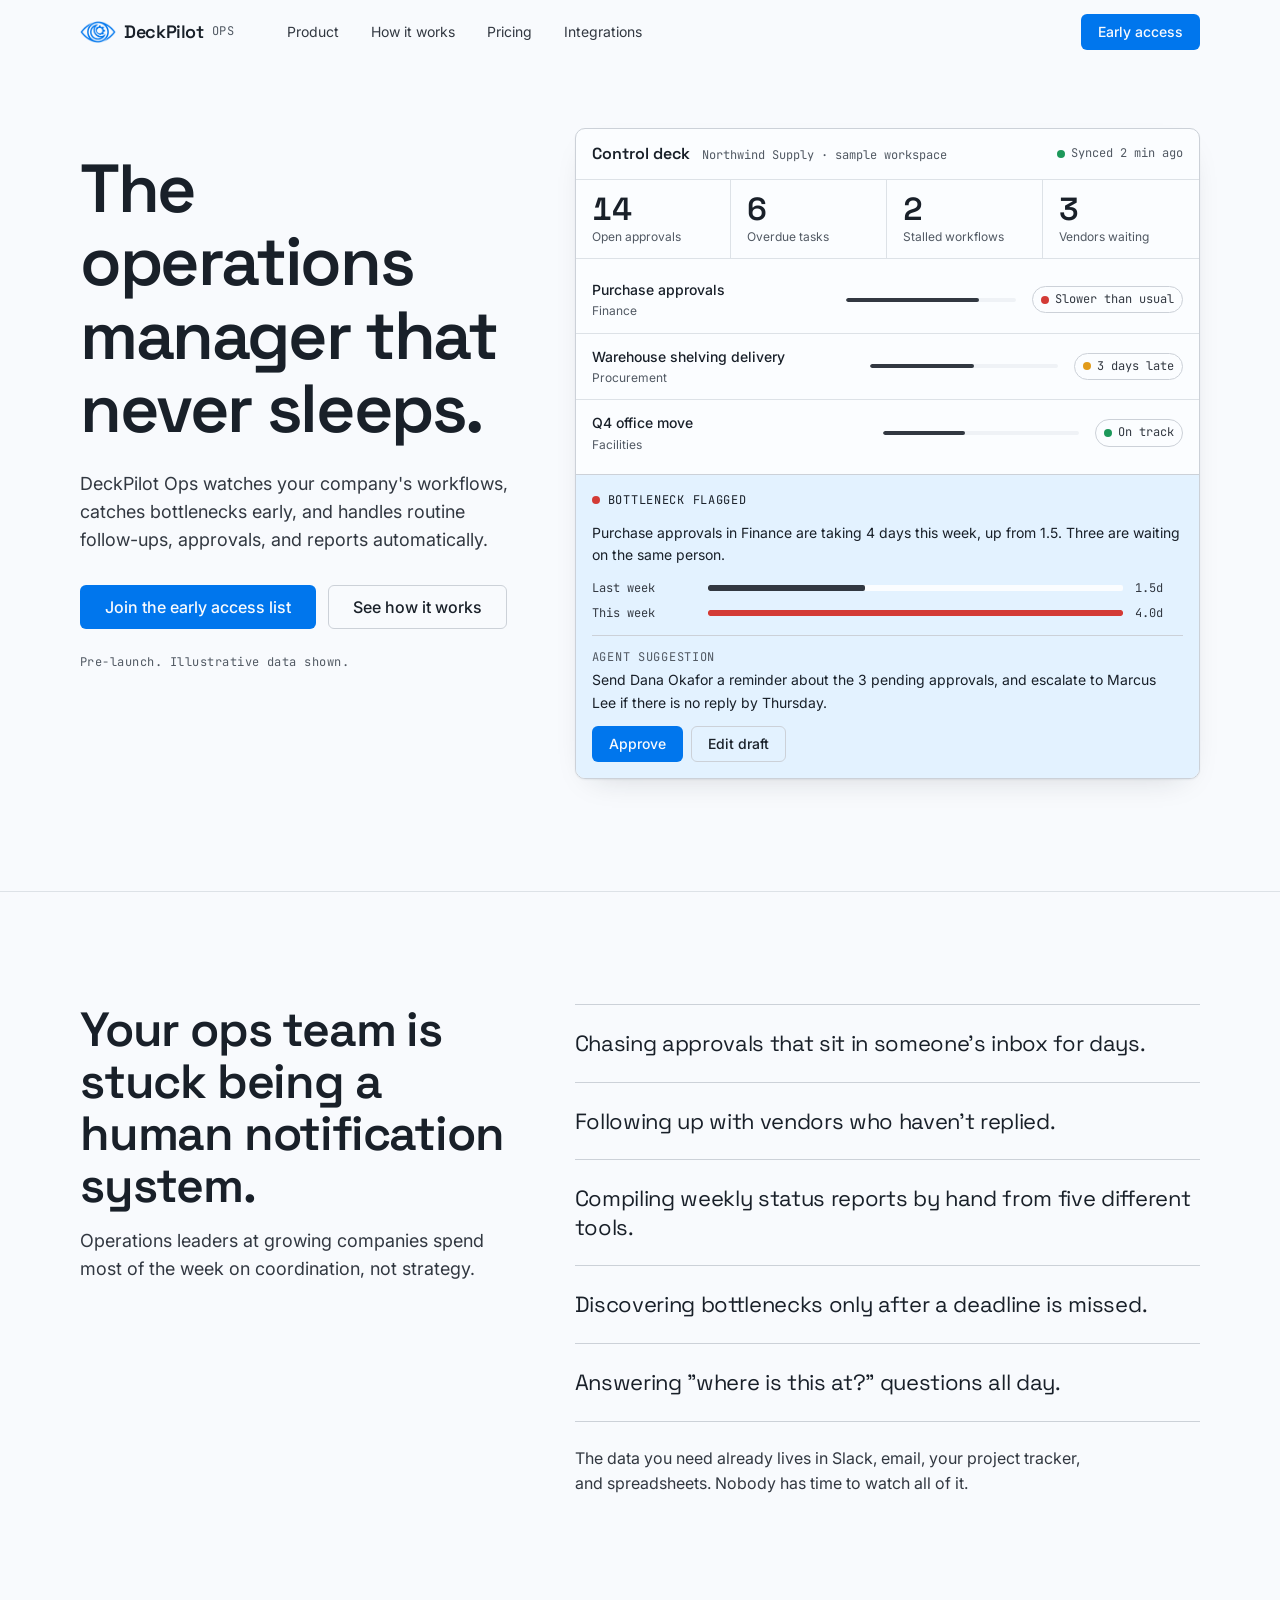
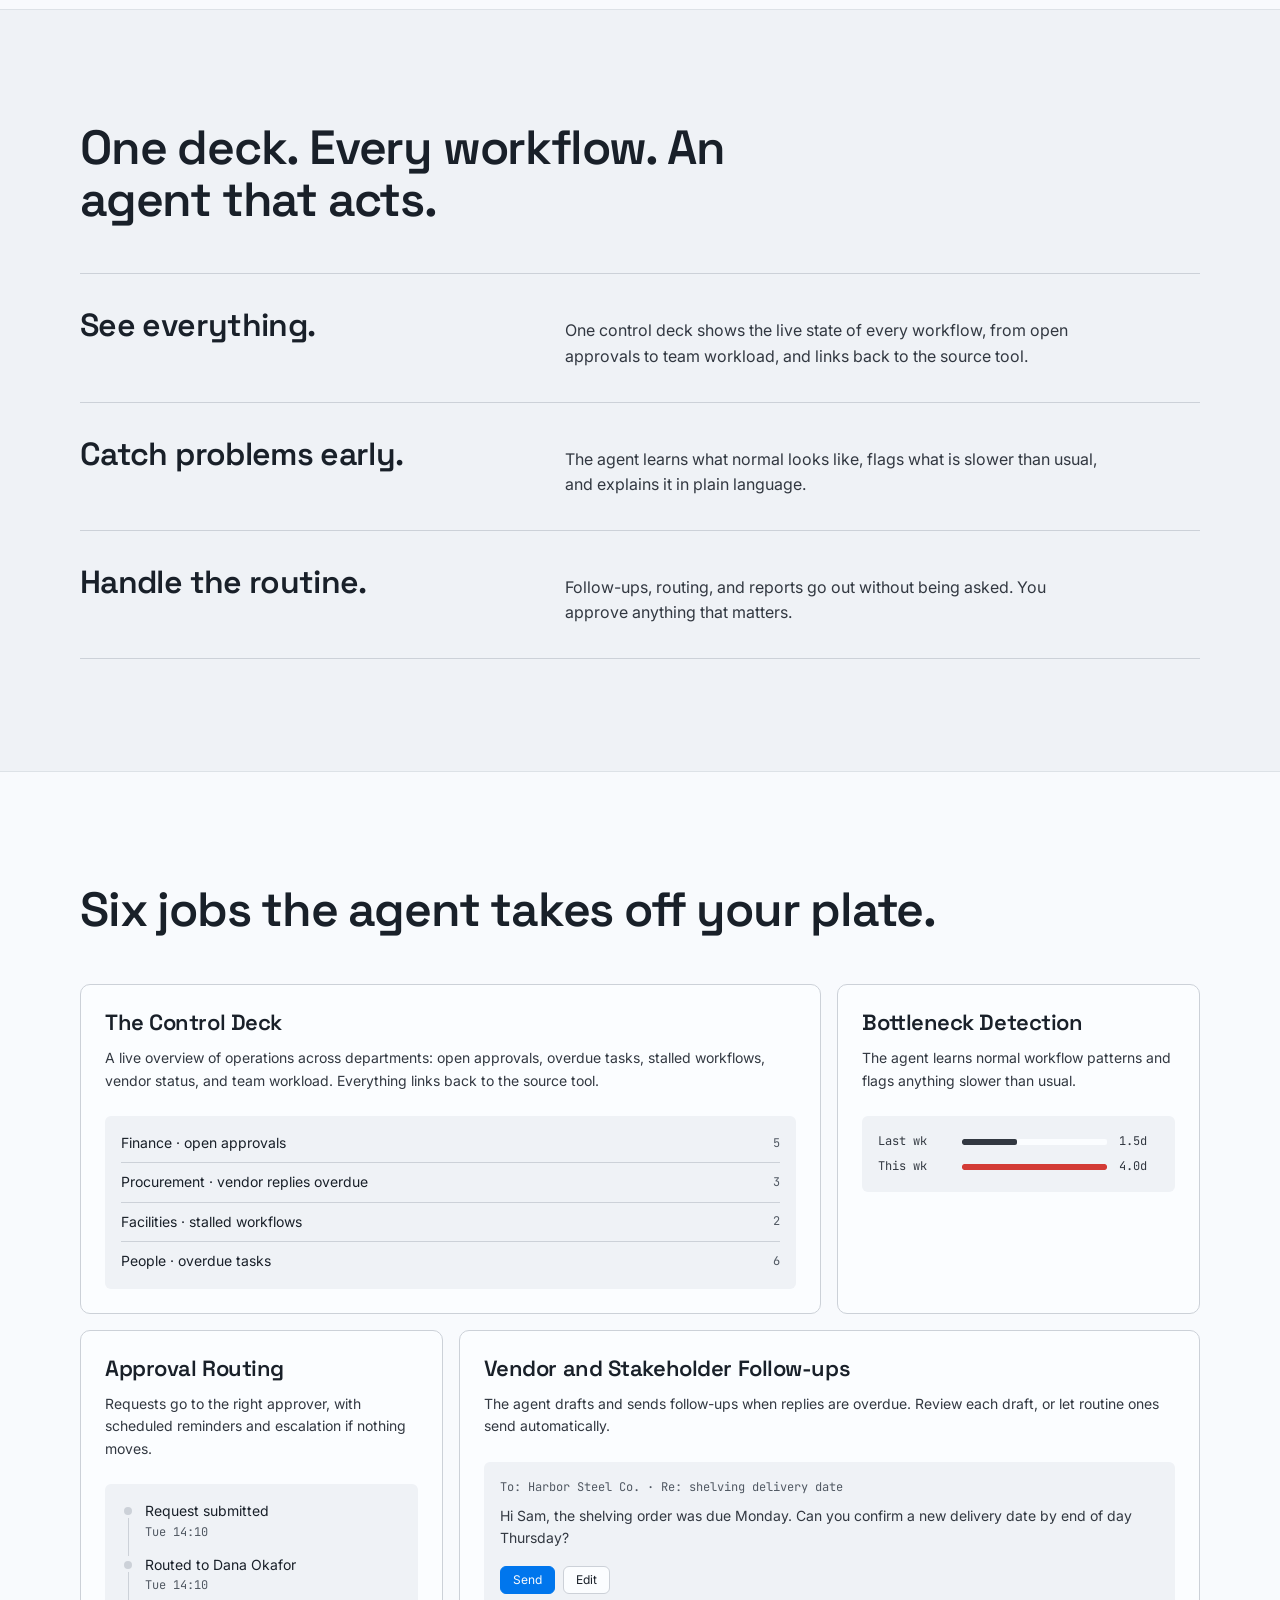
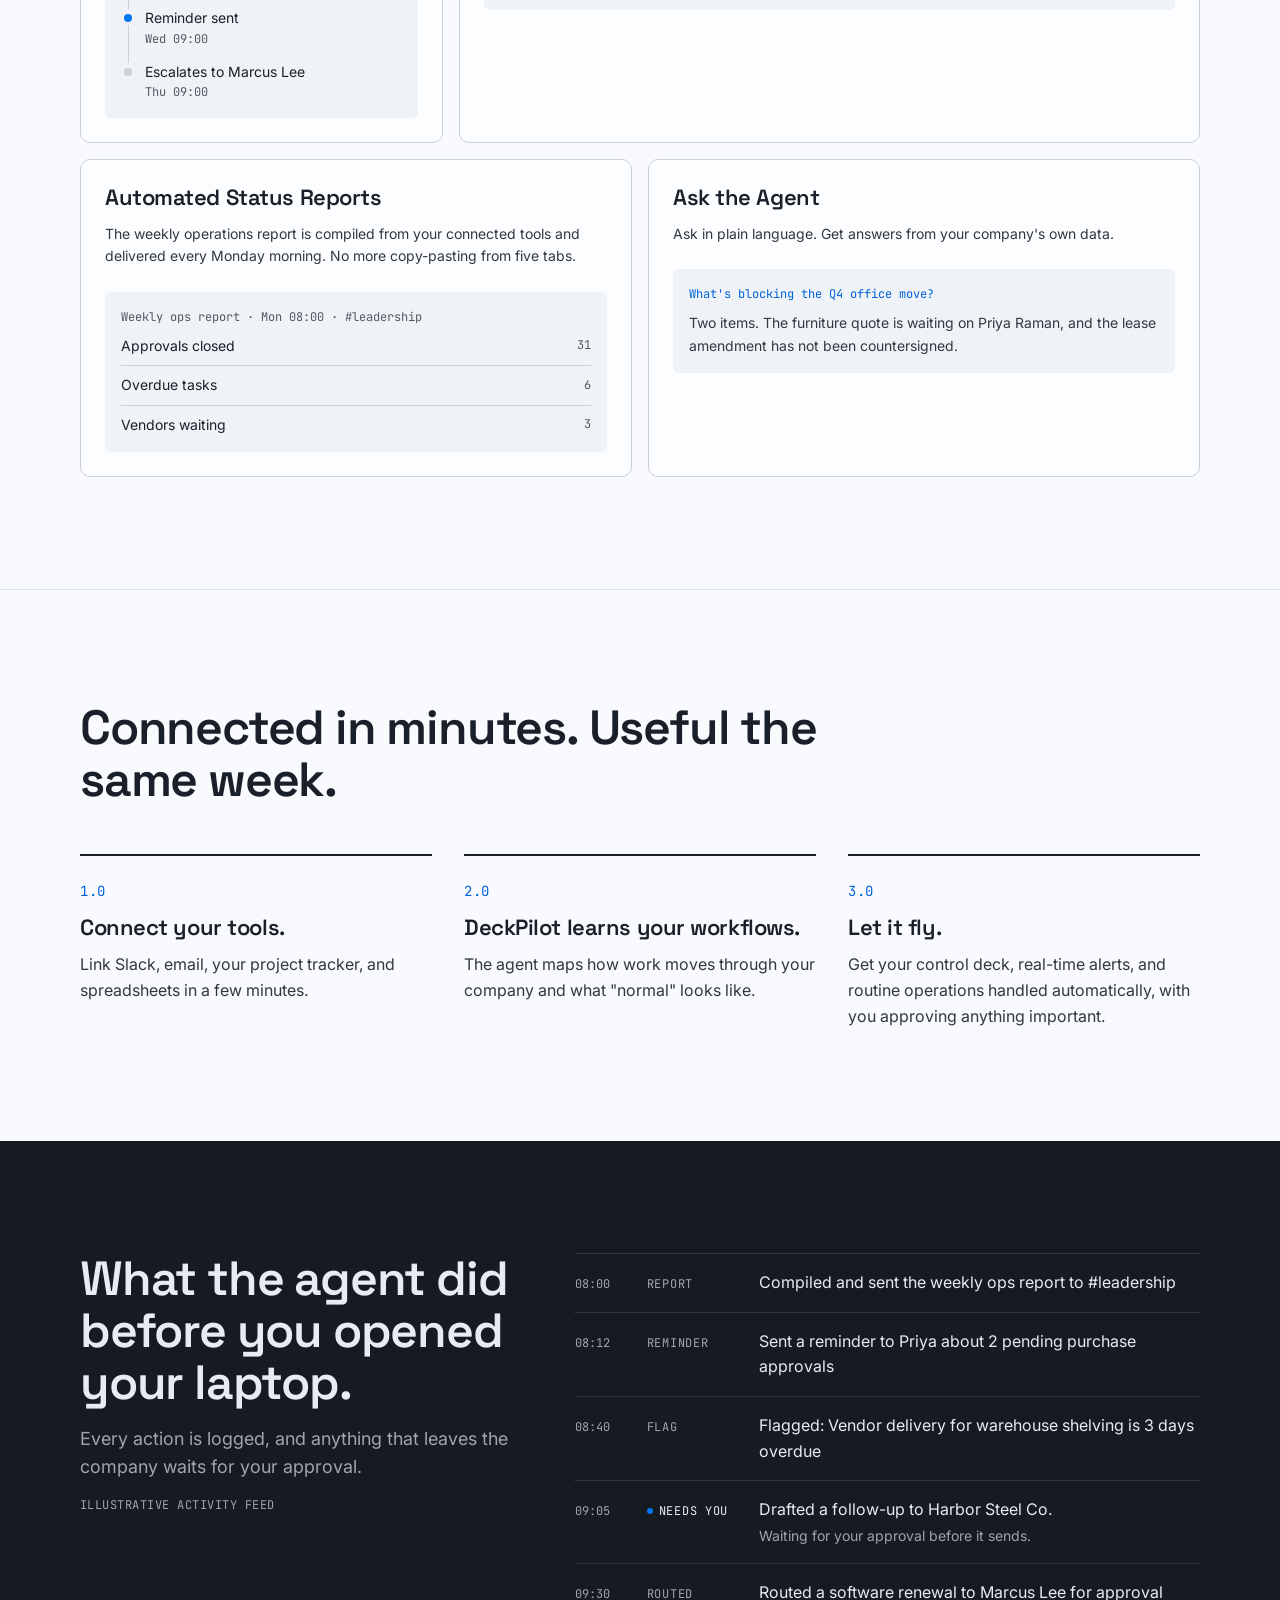
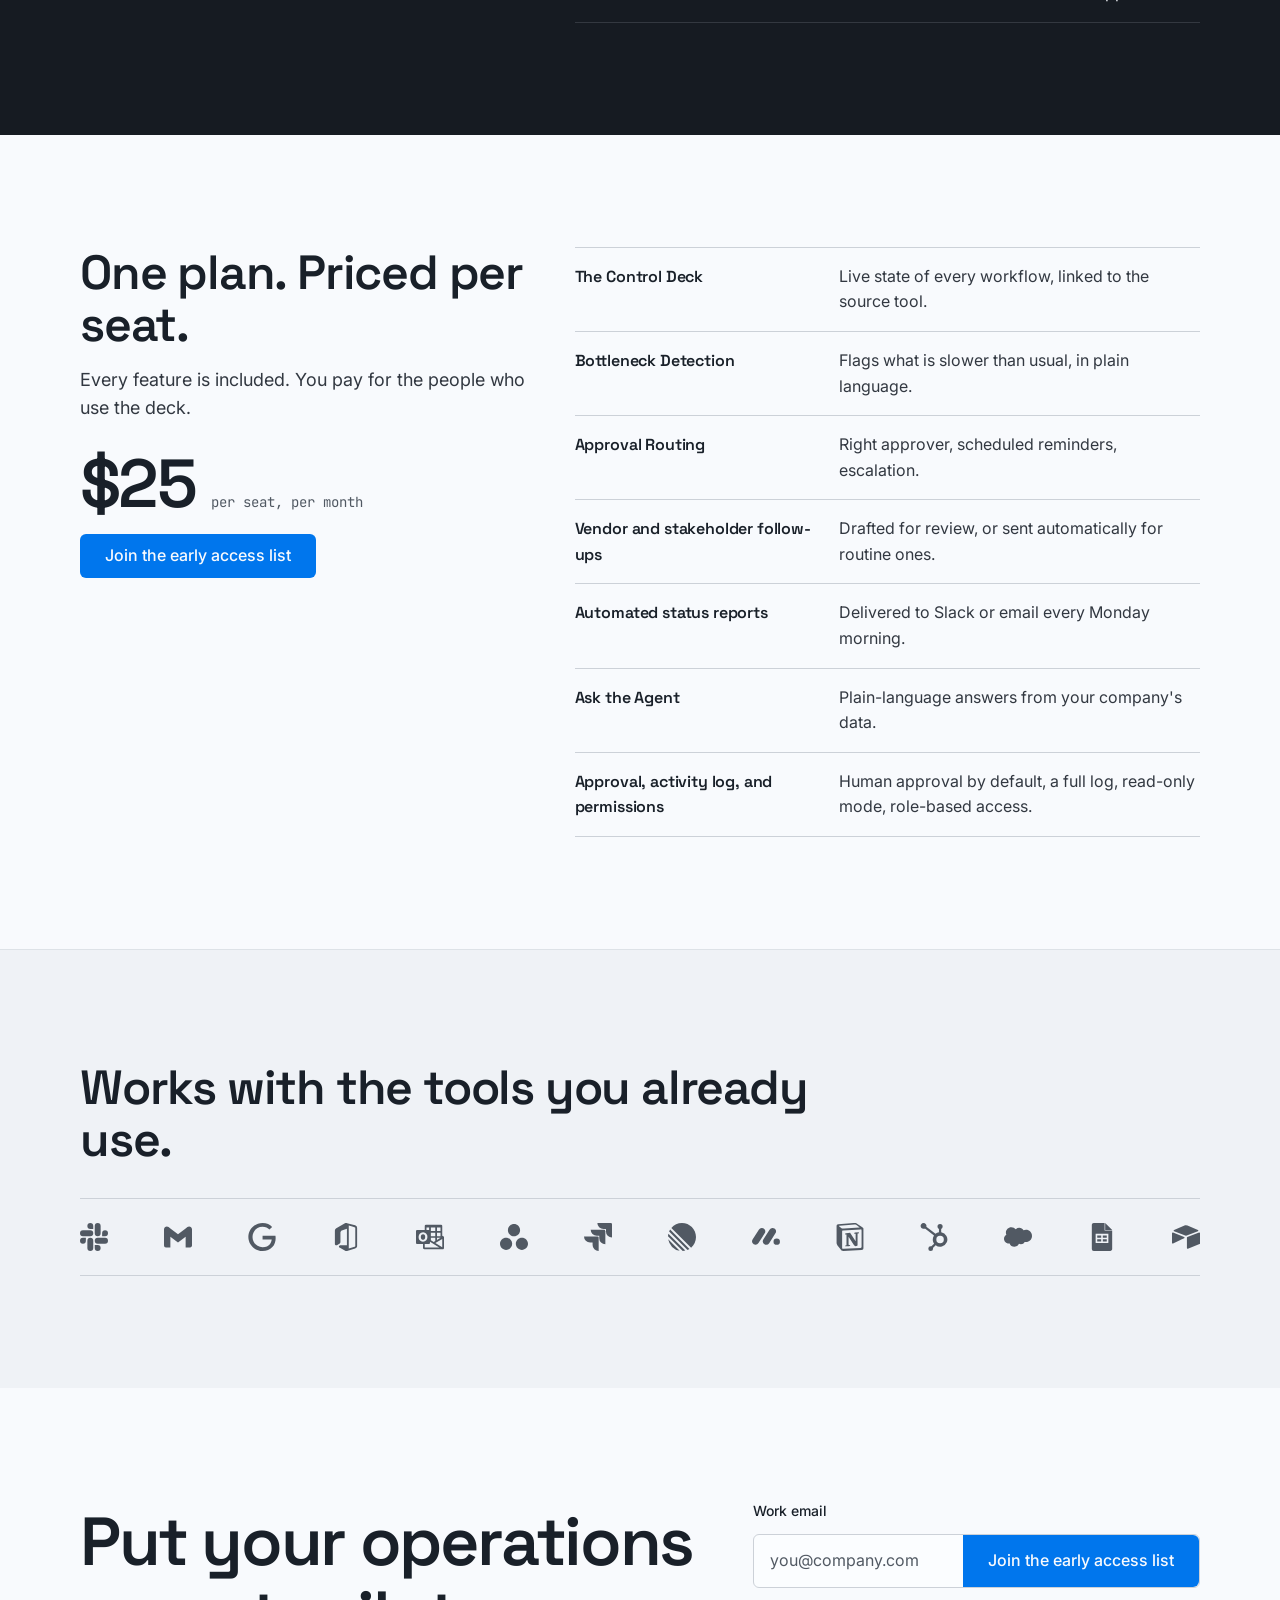
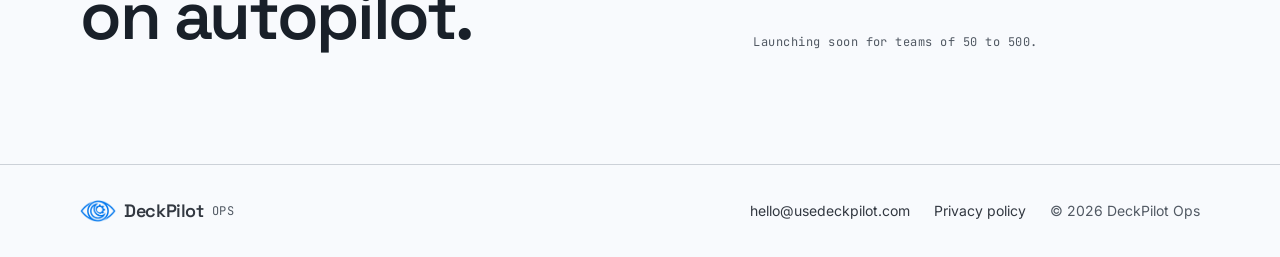
<file: index.html>
<!doctype html>
<html lang="en">
<head>
<meta charset="utf-8">
<meta name="viewport" content="width=device-width, initial-scale=1">
<title>DeckPilot Ops: The operations manager that never sleeps</title>
<meta name="description" content="DeckPilot Ops watches your company's workflows, catches bottlenecks early, and handles routine follow-ups, approvals, and reports automatically. Join the early access list.">
<link rel="icon" type="image/png" href="assets/favicon.png?v=2">
<link rel="shortcut icon" href="favicon.ico?v=2">
<link rel="apple-touch-icon" href="assets/apple-touch-icon.png?v=2">
<link rel="preconnect" href="https://fonts.googleapis.com">
<link rel="preconnect" href="https://fonts.gstatic.com" crossorigin>
<link href="https://fonts.googleapis.com/css2?family=Space+Grotesk:wght@400;500;600;700&family=Inter:wght@400;500;600&family=JetBrains+Mono:wght@400;500;600&display=swap" rel="stylesheet">
<link rel="stylesheet" href="styles.css?v=4">
<script>document.documentElement.classList.add('js');</script>
</head>
<body>
<a class="skip" href="#main">Skip to content</a>

<header class="nav" id="nav">
  <div class="nav__inner">
    <a class="brand" href="#top" aria-label="DeckPilot Ops, home">
      <span class="brand__mark" aria-hidden="true"></span>
      <span class="brand__name">DeckPilot</span><span class="brand__tag">Ops</span>
    </a>
    <nav class="nav__links" aria-label="Primary">
      <a class="nav__link" href="#features">Product</a>
      <a class="nav__link" href="#how">How it works</a>
      <a class="nav__link" href="#pricing">Pricing</a>
      <a class="nav__link" href="#integrations">Integrations</a>
    </nav>
    <span class="nav__spacer"></span>
    <a class="btn btn--primary btn--sm" href="#join">Early access</a>
  </div>
</header>

<main id="main">

<!-- HERO -->
<section class="hero" id="top">
  <div class="wrap hero__grid">
    <div class="hero__copy">
      <h1>The operations manager that never sleeps.</h1>
      <p class="hero__sub">DeckPilot Ops watches your company's workflows, catches bottlenecks early, and handles routine follow-ups, approvals, and reports automatically.</p>
      <div class="hero__cta">
        <a class="btn btn--primary" href="#join">Join the early access list</a>
        <a class="btn btn--ghost" href="#how">See how it works</a>
      </div>
      <p class="hero__note">Pre-launch. Illustrative data shown.</p>
    </div>

    <figure class="deck" style="margin:0" aria-label="Illustrative control deck showing workflow status, a flagged bottleneck, and an agent suggestion">
      <div class="deck__bar">
        <div class="deck__title"><b>Control deck</b><span>Northwind Supply · sample workspace</span></div>
        <span class="live"><span class="dot"></span>Synced 2 min ago</span>
      </div>
      <div class="deck__kpis">
        <div class="kpi"><span class="kpi__n">14</span><span class="kpi__l">Open approvals</span></div>
        <div class="kpi"><span class="kpi__n">6</span><span class="kpi__l">Overdue tasks</span></div>
        <div class="kpi"><span class="kpi__n">2</span><span class="kpi__l">Stalled workflows</span></div>
        <div class="kpi"><span class="kpi__n">3</span><span class="kpi__l">Vendors waiting</span></div>
      </div>
      <ul class="rows">
        <li class="row"><span><span class="row__name">Purchase approvals</span><span class="row__dept">Finance</span></span><span class="meter"><i style="--w:78%"></i></span><span class="chip"><span class="dot dot--danger"></span>Slower than usual</span></li>
        <li class="row"><span><span class="row__name">Warehouse shelving delivery</span><span class="row__dept">Procurement</span></span><span class="meter"><i style="--w:55%"></i></span><span class="chip"><span class="dot dot--warn"></span>3 days late</span></li>
        <li class="row"><span><span class="row__name">Q4 office move</span><span class="row__dept">Facilities</span></span><span class="meter"><i style="--w:42%"></i></span><span class="chip"><span class="dot"></span>On track</span></li>
      </ul>
      <div class="flag">
        <div class="flag__head"><span class="dot dot--danger"></span>Bottleneck flagged</div>
        <p class="flag__text">Purchase approvals in Finance are taking 4 days this week, up from 1.5. Three are waiting on the same person.</p>
        <div class="compare" aria-hidden="true">
          <div><span>Last week</span><span class="meter"><i style="--w:38%"></i></span><span>1.5d</span></div>
          <div><span>This week</span><span class="meter"><i class="is-hot" style="--w:100%"></i></span><span>4.0d</span></div>
        </div>
        <div class="suggest" id="suggest">
          <p class="suggest__q"><small>Agent suggestion</small>Send Dana Okafor a reminder about the 3 pending approvals, and escalate to Marcus Lee if there is no reply by Thursday.</p>
          <div class="suggest__act">
            <button class="btn btn--primary btn--sm" type="button" id="approve">Approve</button>
            <button class="btn btn--ghost btn--sm" type="button" id="edit-draft">Edit draft</button>
          </div>
          <p class="suggest__done" role="status"><span><span class="dot dot--accent"></span> Approved. Reminder to Dana queued for 09:00.</span><button class="link-btn" type="button" id="undo">Undo</button></p>
        </div>
      </div>
    </figure>
  </div>
</section>

<!-- PROBLEM -->
<section class="section" id="problem" style="border-top:1px solid var(--color-rule)">
  <div class="wrap split">
    <div class="split__head reveal">
      <h2>Your ops team is stuck being a human notification system.</h2>
      <p class="lede">Operations leaders at growing companies spend most of the week on coordination, not strategy.</p>
    </div>
    <div class="reveal">
      <ul class="pains">
        <li>Chasing approvals that sit in someone's inbox for days.</li>
        <li>Following up with vendors who haven't replied.</li>
        <li>Compiling weekly status reports by hand from five different tools.</li>
        <li>Discovering bottlenecks only after a deadline is missed.</li>
        <li>Answering "where is this at?" questions all day.</li>
      </ul>
      <p class="problem__close">The data you need already lives in Slack, email, your project tracker, and spreadsheets. Nobody has time to watch all of it.</p>
    </div>
  </div>
</section>

<!-- PRODUCT OVERVIEW -->
<section class="section overview" id="overview">
  <div class="wrap">
    <h2 class="overview__head reveal">One deck. Every workflow. An agent that acts.</h2>
    <ul class="pillars reveal">
      <li><h3>See everything.</h3><p>One control deck shows the live state of every workflow, from open approvals to team workload, and links back to the source tool.</p></li>
      <li><h3>Catch problems early.</h3><p>The agent learns what normal looks like, flags what is slower than usual, and explains it in plain language.</p></li>
      <li><h3>Handle the routine.</h3><p>Follow-ups, routing, and reports go out without being asked. You approve anything that matters.</p></li>
    </ul>
  </div>
</section>

<!-- FEATURES -->
<section class="section" id="features">
  <div class="wrap">
    <h2 class="features__head reveal">Six jobs the agent takes off your plate.</h2>
    <div class="mosaic">

      <article class="tile tile--4 reveal">
        <h3>The Control Deck</h3>
        <p>A live overview of operations across departments: open approvals, overdue tasks, stalled workflows, vendor status, and team workload. Everything links back to the source tool.</p>
        <div class="snip" aria-hidden="true">
          <div class="snip__row"><span>Finance · open approvals</span><span>5</span></div>
          <div class="snip__row"><span>Procurement · vendor replies overdue</span><span>3</span></div>
          <div class="snip__row"><span>Facilities · stalled workflows</span><span>2</span></div>
          <div class="snip__row"><span>People · overdue tasks</span><span>6</span></div>
        </div>
      </article>

      <article class="tile tile--2 reveal">
        <h3>Bottleneck Detection</h3>
        <p>The agent learns normal workflow patterns and flags anything slower than usual.</p>
        <div class="snip" aria-hidden="true">
          <div class="compare">
            <div style="grid-template-columns:4.5rem minmax(0,1fr) 2.5rem"><span>Last wk</span><span class="meter"><i style="--w:38%"></i></span><span>1.5d</span></div>
            <div style="grid-template-columns:4.5rem minmax(0,1fr) 2.5rem"><span>This wk</span><span class="meter"><i class="is-hot" style="--w:100%"></i></span><span>4.0d</span></div>
          </div>
        </div>
      </article>

      <article class="tile tile--2 reveal">
        <h3>Approval Routing</h3>
        <p>Requests go to the right approver, with scheduled reminders and escalation if nothing moves.</p>
        <div class="snip" aria-hidden="true">
          <ol class="chain">
            <li>Request submitted<small>Tue 14:10</small></li>
            <li>Routed to Dana Okafor<small>Tue 14:10</small></li>
            <li class="is-now">Reminder sent<small>Wed 09:00</small></li>
            <li>Escalates to Marcus Lee<small>Thu 09:00</small></li>
          </ol>
        </div>
      </article>

      <article class="tile tile--4 reveal">
        <h3>Vendor and Stakeholder Follow-ups</h3>
        <p>The agent drafts and sends follow-ups when replies are overdue. Review each draft, or let routine ones send automatically.</p>
        <div class="snip" aria-hidden="true">
          <span class="snip__meta">To: Harbor Steel Co. · Re: shelving delivery date</span>
          <p class="snip__msg">Hi Sam, the shelving order was due Monday. Can you confirm a new delivery date by end of day Thursday?</p>
          <div class="mock-actions"><span class="mock-btn mock-btn--primary">Send</span><span class="mock-btn">Edit</span></div>
        </div>
      </article>

      <article class="tile tile--3 reveal">
        <h3>Automated Status Reports</h3>
        <p>The weekly operations report is compiled from your connected tools and delivered every Monday morning. No more copy-pasting from five tabs.</p>
        <div class="snip" aria-hidden="true">
          <span class="snip__meta">Weekly ops report · Mon 08:00 · #leadership</span>
          <div class="snip__row"><span>Approvals closed</span><span>31</span></div>
          <div class="snip__row"><span>Overdue tasks</span><span>6</span></div>
          <div class="snip__row"><span>Vendors waiting</span><span>3</span></div>
        </div>
      </article>

      <article class="tile tile--3 reveal">
        <h3>Ask the Agent</h3>
        <p>Ask in plain language. Get answers from your company's own data.</p>
        <div class="snip" aria-hidden="true">
          <span class="snip__q">What's blocking the Q4 office move?</span>
          <p class="snip__a">Two items. The furniture quote is waiting on Priya Raman, and the lease amendment has not been countersigned.</p>
        </div>
      </article>

    </div>
  </div>
</section>

<!-- HOW IT WORKS -->
<section class="section how" id="how">
  <div class="wrap">
    <h2 class="how__head reveal">Connected in minutes. Useful the same week.</h2>
    <ol class="steps reveal">
      <li><span class="stage">1.0</span><h3>Connect your tools.</h3><p>Link Slack, email, your project tracker, and spreadsheets in a few minutes.</p></li>
      <li><span class="stage">2.0</span><h3>DeckPilot learns your workflows.</h3><p>The agent maps how work moves through your company and what "normal" looks like.</p></li>
      <li><span class="stage">3.0</span><h3>Let it fly.</h3><p>Get your control deck, real-time alerts, and routine operations handled automatically, with you approving anything important.</p></li>
    </ol>
  </div>
</section>

<!-- EXAMPLE AGENT ACTIONS (dark band) -->
<section class="section band" id="actions">
  <div class="wrap split">
    <div class="split__head reveal">
      <h2>What the agent did before you opened your laptop.</h2>
      <p class="lede">Every action is logged, and anything that leaves the company waits for your approval.</p>
      <p>ILLUSTRATIVE ACTIVITY FEED</p>
    </div>
    <ul class="feed reveal">
      <li><time>08:00</time><span class="tag">REPORT</span><p>Compiled and sent the weekly ops report to #leadership</p></li>
      <li><time>08:12</time><span class="tag">REMINDER</span><p>Sent a reminder to Priya about 2 pending purchase approvals</p></li>
      <li><time>08:40</time><span class="tag">FLAG</span><p>Flagged: Vendor delivery for warehouse shelving is 3 days overdue</p></li>
      <li><time>09:05</time><span class="tag tag--accent">NEEDS YOU</span><p>Drafted a follow-up to Harbor Steel Co.<small>Waiting for your approval before it sends.</small></p></li>
      <li><time>09:30</time><span class="tag">ROUTED</span><p>Routed a software renewal to Marcus Lee for approval</p></li>
    </ul>
  </div>
</section>

<!-- PRICING -->
<section class="section" id="pricing">
  <div class="wrap split">
    <div class="split__head reveal">
      <h2>One plan. Priced per seat.</h2>
      <p class="lede">Every feature is included. You pay for the people who use the deck.</p>
      <p class="price"><span class="price__n">$25</span><span class="price__u">per seat, per month</span></p>
      <div><a class="btn btn--primary" href="#join">Join the early access list</a></div>
    </div>
    <ul class="included reveal">
      <li><b>The Control Deck</b><span>Live state of every workflow, linked to the source tool.</span></li>
      <li><b>Bottleneck Detection</b><span>Flags what is slower than usual, in plain language.</span></li>
      <li><b>Approval Routing</b><span>Right approver, scheduled reminders, escalation.</span></li>
      <li><b>Vendor and stakeholder follow-ups</b><span>Drafted for review, or sent automatically for routine ones.</span></li>
      <li><b>Automated status reports</b><span>Delivered to Slack or email every Monday morning.</span></li>
      <li><b>Ask the Agent</b><span>Plain-language answers from your company's data.</span></li>
      <li><b>Approval, activity log, and permissions</b><span>Human approval by default, a full log, read-only mode, role-based access.</span></li>
    </ul>
  </div>
</section>

<!-- INTEGRATIONS -->
<section class="section works" id="integrations">
  <div class="wrap">
    <h2 class="works__head reveal">Works with the tools you already use.</h2>
    <ul class="tools reveal"><li><span class="logo" role="img" aria-label="Slack" title="Slack" style="--logo:url(logos/slack.svg)"></span></li><li><span class="logo" role="img" aria-label="Gmail" title="Gmail" style="--logo:url(logos/gmail.svg)"></span></li><li><span class="logo" role="img" aria-label="Google Workspace" title="Google Workspace" style="--logo:url(logos/googleworkspace.svg)"></span></li><li><span class="logo" role="img" aria-label="Microsoft 365" title="Microsoft 365" style="--logo:url(logos/microsoft365.svg)"></span></li><li><span class="logo" role="img" aria-label="Outlook" title="Outlook" style="--logo:url(logos/outlook.svg)"></span></li><li><span class="logo" role="img" aria-label="Asana" title="Asana" style="--logo:url(logos/asana.svg)"></span></li><li><span class="logo" role="img" aria-label="Jira" title="Jira" style="--logo:url(logos/jira.svg)"></span></li><li><span class="logo" role="img" aria-label="Linear" title="Linear" style="--logo:url(logos/linear.svg)"></span></li><li><span class="logo" role="img" aria-label="Monday.com" title="Monday.com" style="--logo:url(logos/monday.svg)"></span></li><li><span class="logo" role="img" aria-label="Notion" title="Notion" style="--logo:url(logos/notion.svg)"></span></li><li><span class="logo" role="img" aria-label="HubSpot" title="HubSpot" style="--logo:url(logos/hubspot.svg)"></span></li><li><span class="logo" role="img" aria-label="Salesforce" title="Salesforce" style="--logo:url(logos/salesforce.svg)"></span></li><li><span class="logo" role="img" aria-label="Google Sheets" title="Google Sheets" style="--logo:url(logos/googlesheets.svg)"></span></li><li><span class="logo" role="img" aria-label="Airtable" title="Airtable" style="--logo:url(logos/airtable.svg)"></span></li></ul>
  </div>
</section>

<!-- FINAL CTA -->
<section class="join" id="join">
  <div class="wrap join__grid">
    <h2 class="reveal">Put your operations on autopilot.</h2>
    <form class="join__form reveal" id="join-form" novalidate>
      <label for="email">Work email</label>
      <div class="field">
        <input id="email" name="email" type="email" inputmode="email" autocomplete="email" placeholder="you@company.com" required aria-describedby="join-status">
        <button class="btn btn--primary" type="submit" id="join-submit">Join the early access list</button>
      </div>
      <p class="join__status" id="join-status" role="status" aria-live="polite"></p>
      <p class="join__small">Launching soon for teams of 50 to 500.</p>
    </form>
  </div>
</section>

</main>

<footer class="foot">
  <div class="wrap foot__line">
    <a class="brand" href="#top" aria-label="DeckPilot Ops, back to top">
      <span class="brand__mark" aria-hidden="true"></span>
      <span class="brand__name">DeckPilot</span><span class="brand__tag">Ops</span>
    </a>
    <span class="foot__spacer"></span>
    <a href="mailto:hello@usedeckpilot.com">hello@usedeckpilot.com</a>
    <a href="privacy.html">Privacy policy</a>
    <span>© 2026 DeckPilot Ops</span>
  </div>
</footer>

<script src="script.js?v=2" defer></script>
</body>
</html>
</file>
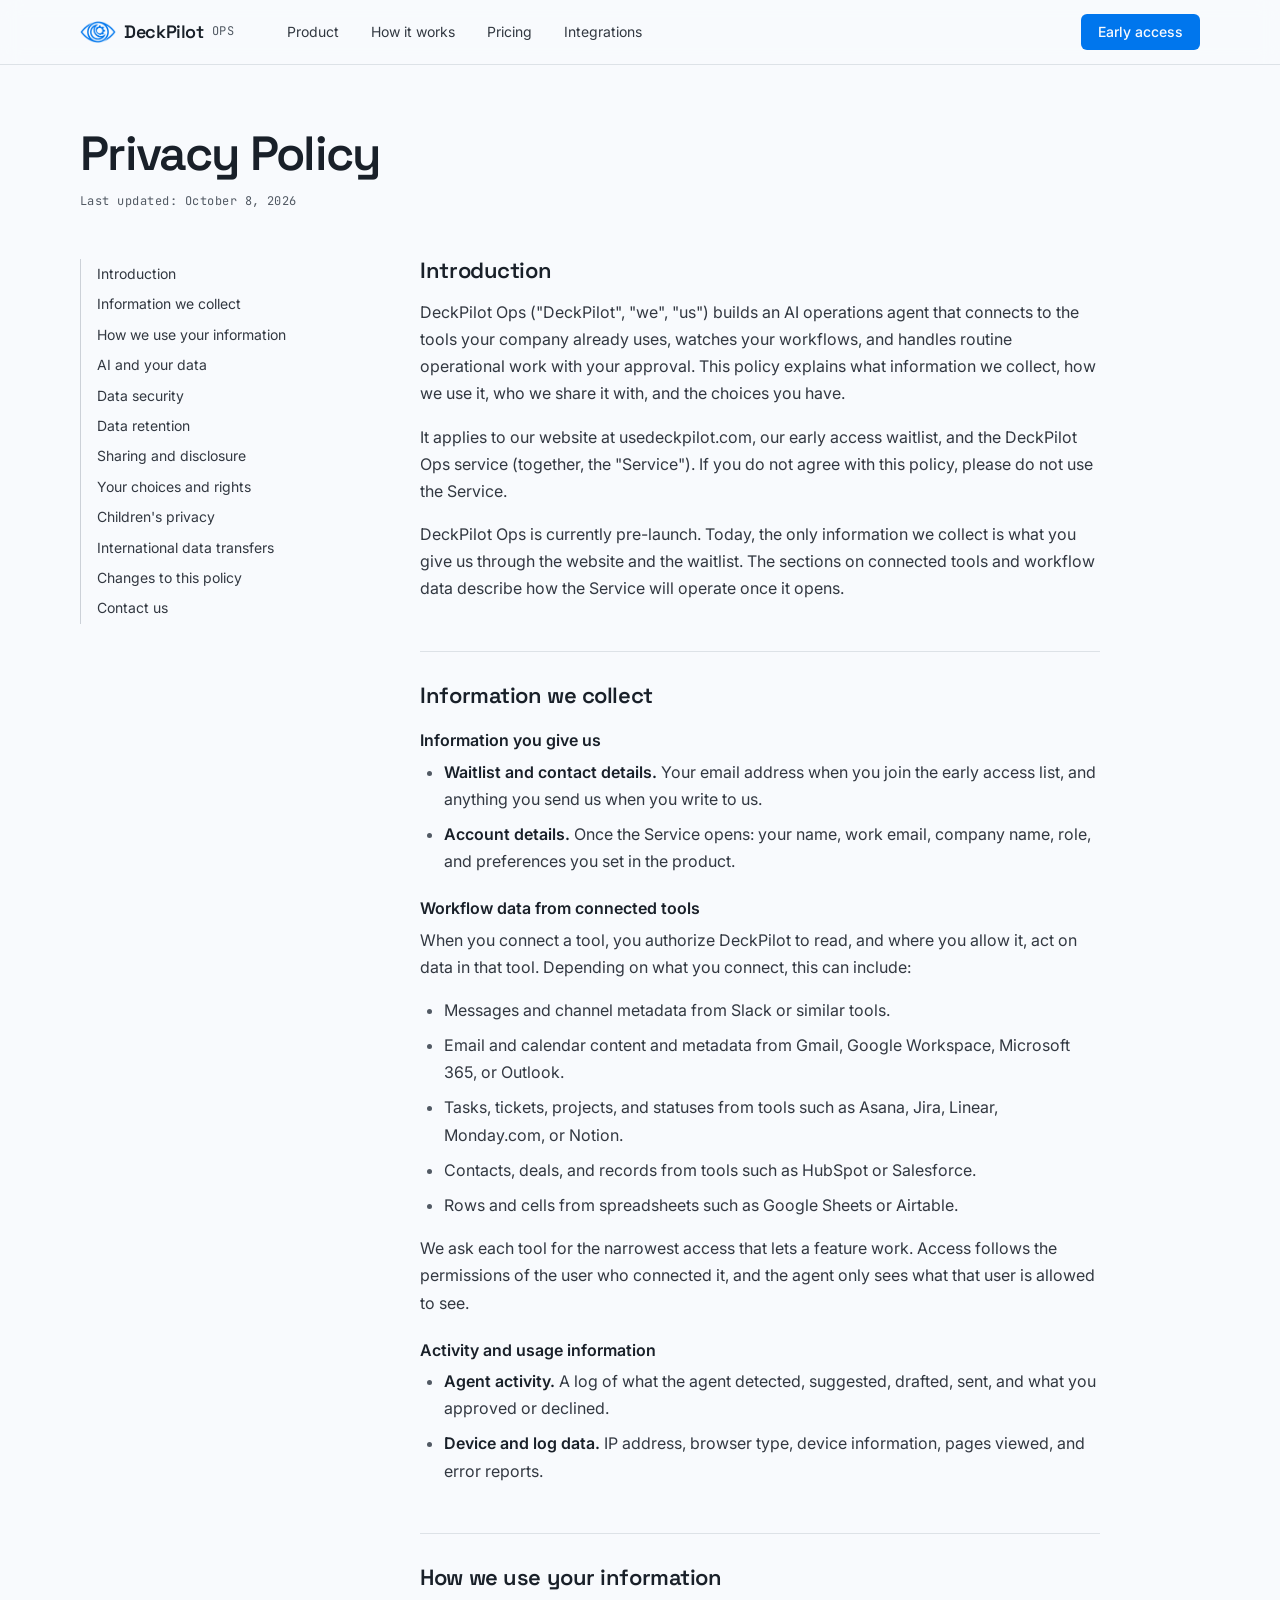
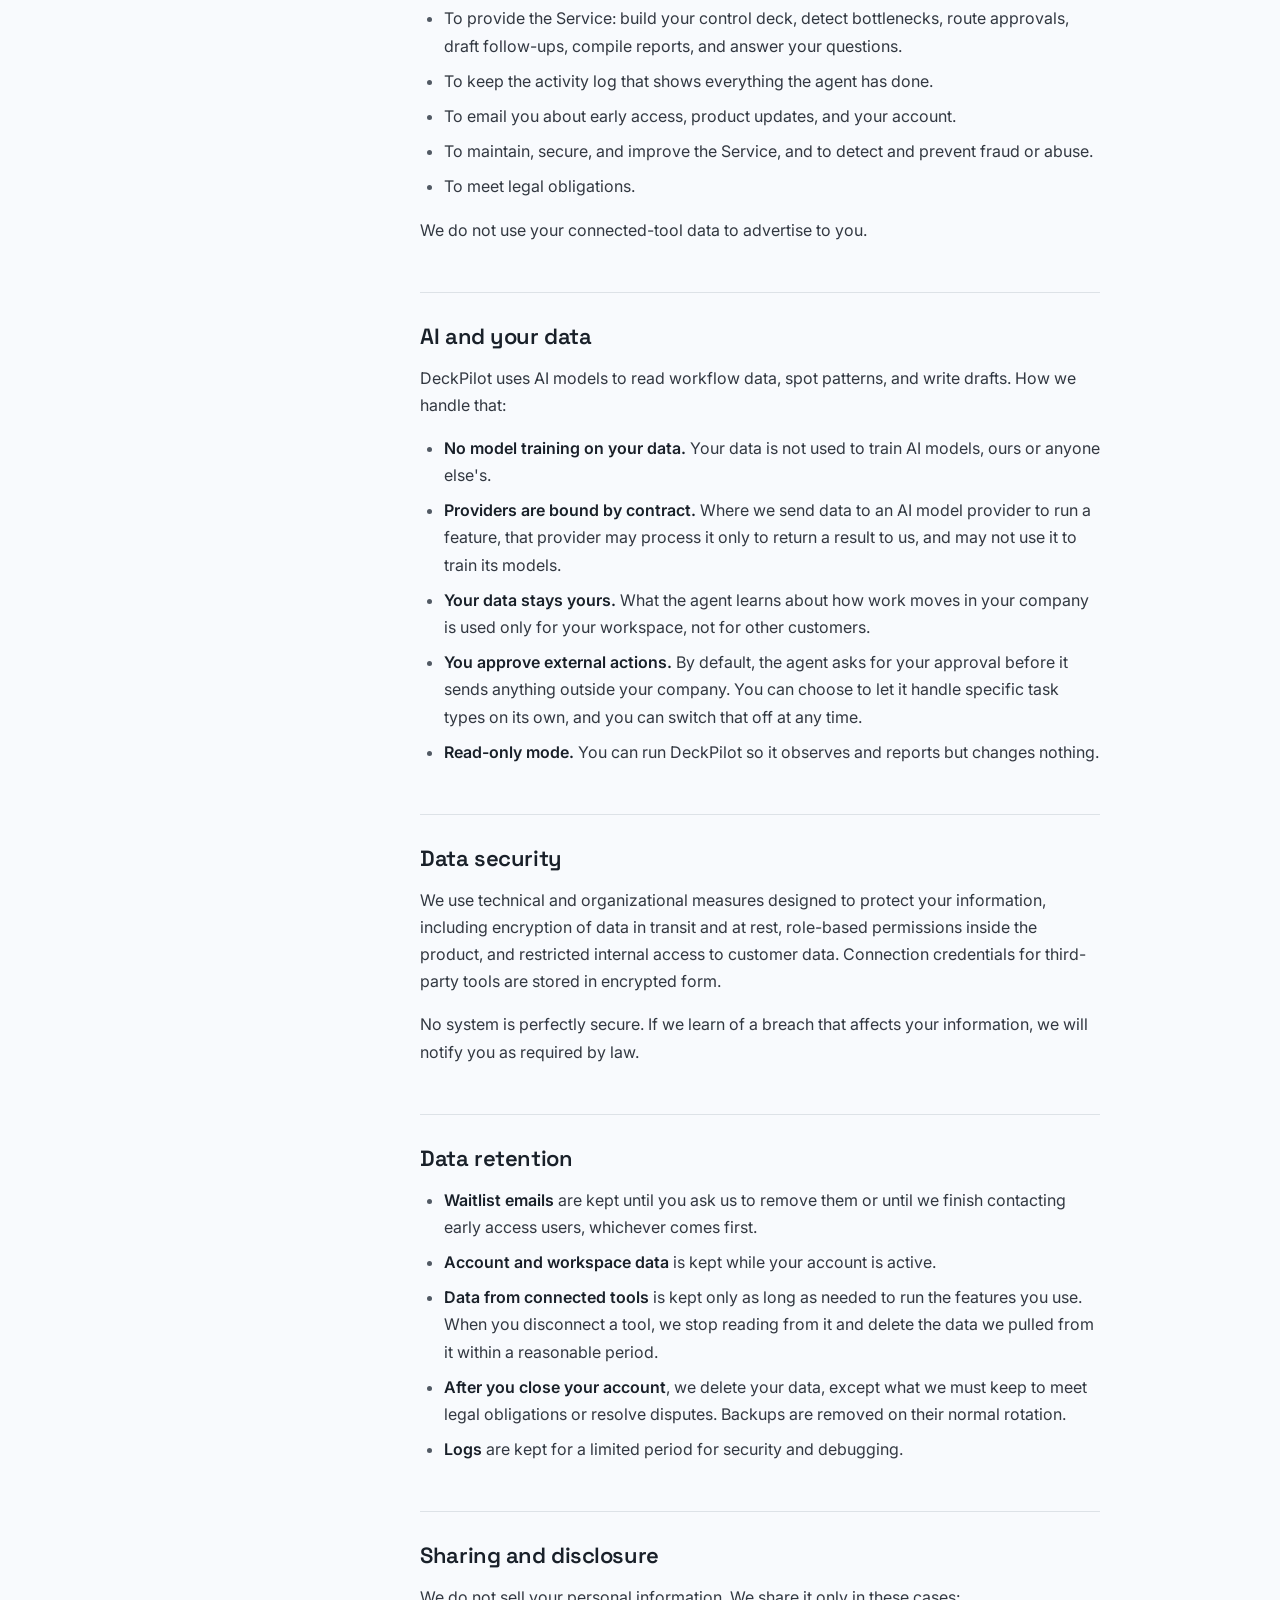
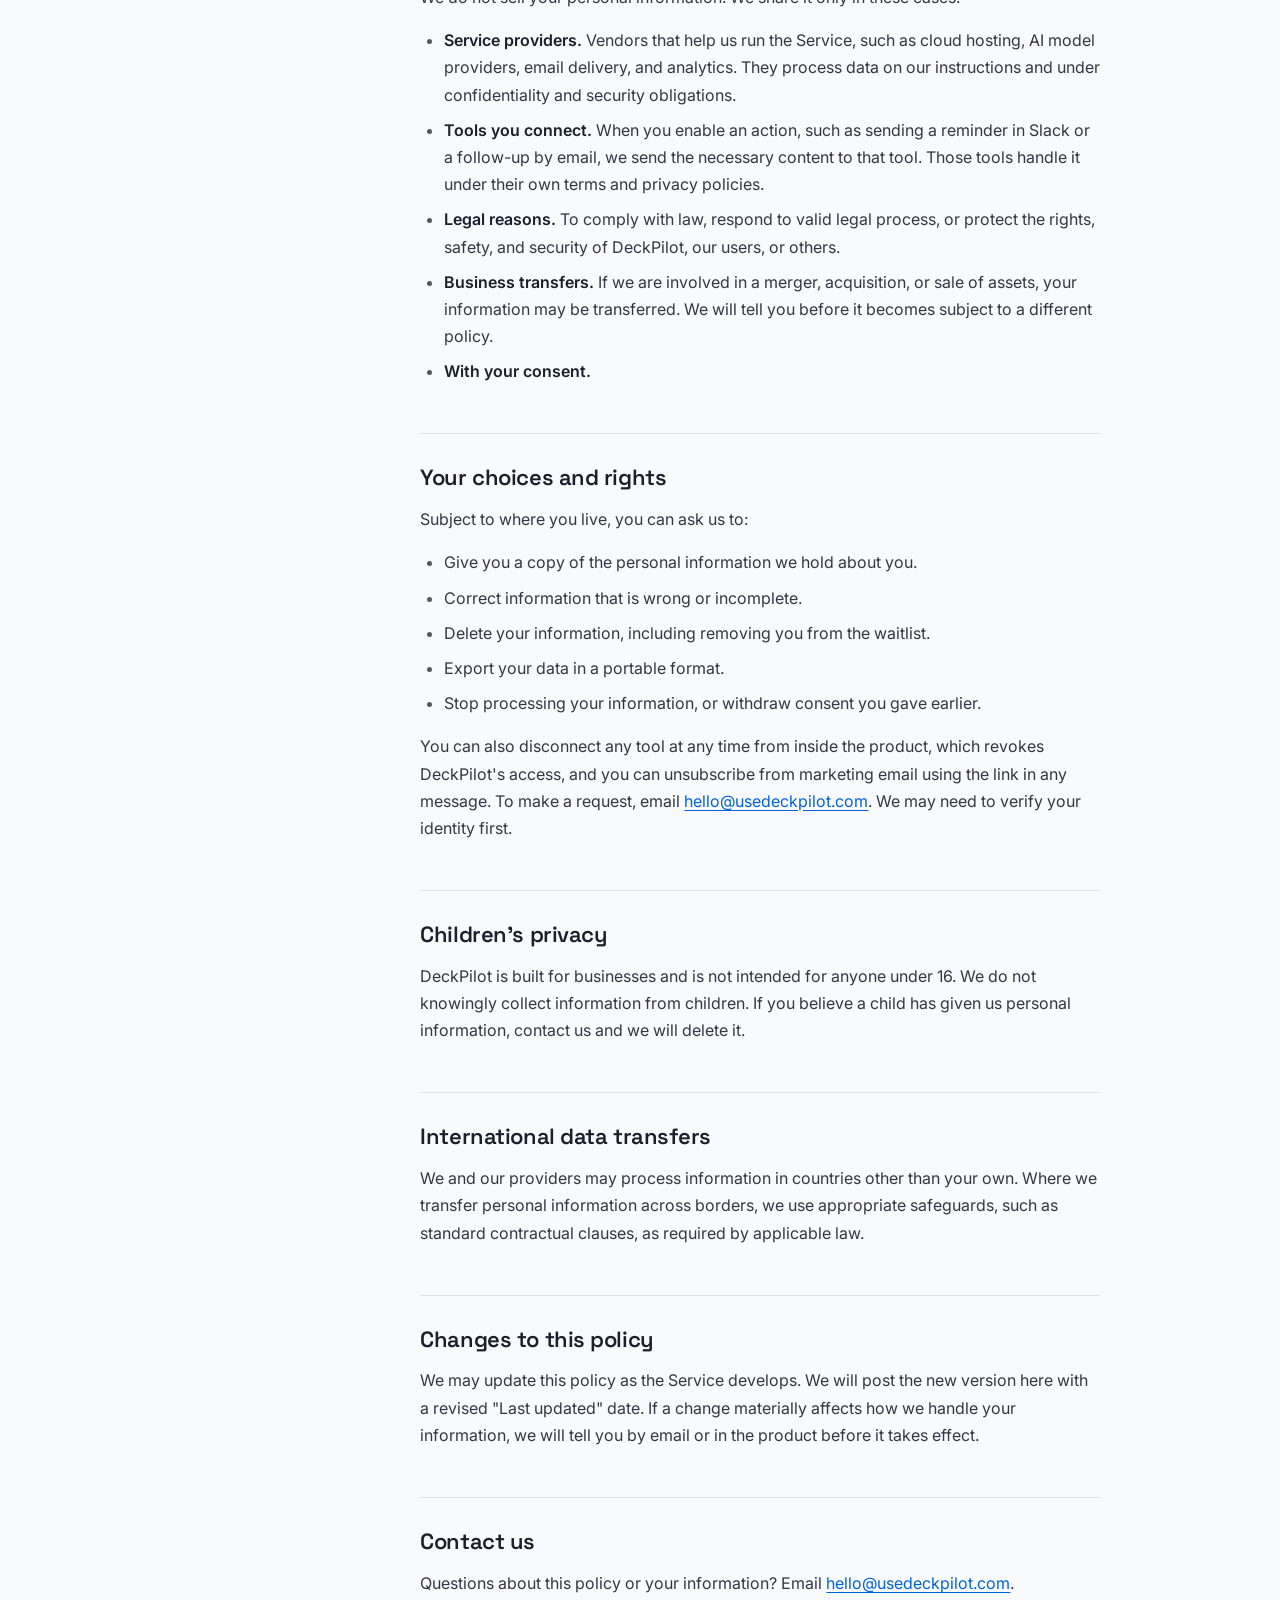
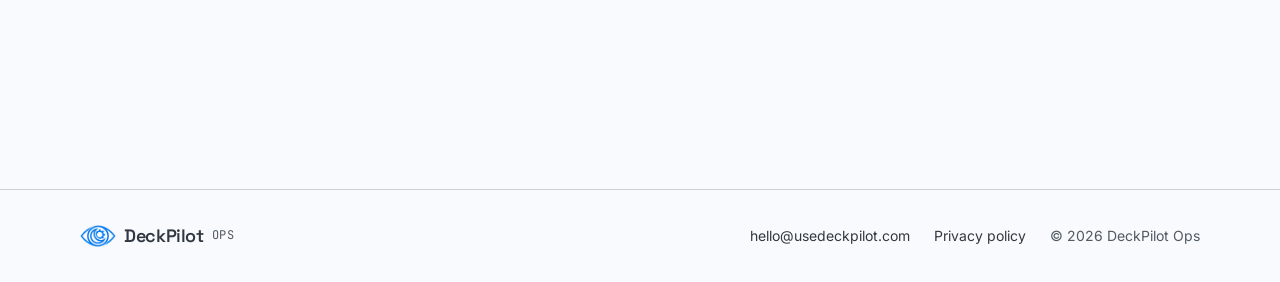
<file: privacy.html>
<!doctype html>
<html lang="en">
<head>
<meta charset="utf-8">
<meta name="viewport" content="width=device-width, initial-scale=1">
<title>Privacy Policy | DeckPilot Ops</title>
<meta name="description" content="How DeckPilot Ops collects, uses, shares, and protects your information.">
<link rel="icon" type="image/png" href="assets/favicon.png?v=2">
<link rel="shortcut icon" href="favicon.ico?v=2">
<link rel="apple-touch-icon" href="assets/apple-touch-icon.png?v=2">
<link rel="preconnect" href="https://fonts.googleapis.com">
<link rel="preconnect" href="https://fonts.gstatic.com" crossorigin>
<link href="https://fonts.googleapis.com/css2?family=Space+Grotesk:wght@400;500;600;700&family=Inter:wght@400;500;600&family=JetBrains+Mono:wght@400;500;600&display=swap" rel="stylesheet">
<link rel="stylesheet" href="styles.css?v=4">
</head>
<body>
<a class="skip" href="#main">Skip to content</a>
<header class="nav is-scrolled">
  <div class="nav__inner">
    <a class="brand" href="index.html" aria-label="DeckPilot Ops, home">
      <span class="brand__mark" aria-hidden="true"></span>
      <span class="brand__name">DeckPilot</span><span class="brand__tag">Ops</span>
    </a>
    <nav class="nav__links" aria-label="Primary">
      <a class="nav__link" href="index.html#features">Product</a>
      <a class="nav__link" href="index.html#how">How it works</a>
      <a class="nav__link" href="index.html#pricing">Pricing</a>
      <a class="nav__link" href="index.html#integrations">Integrations</a>
    </nav>
    <span class="nav__spacer"></span>
    <a class="btn btn--primary btn--sm" href="index.html#join">Early access</a>
  </div>
</header>
<main id="main">
  <div class="wrap doc">
    <header class="doc__head">
      <h1>Privacy Policy</h1>
      <p class="mono doc__date">Last updated: October 8, 2026</p>
    </header>
    <div class="doc__grid">
      <nav class="doc__toc" aria-label="On this page"><ol><li><a href="#introduction">Introduction</a></li><li><a href="#collect">Information we collect</a></li><li><a href="#use">How we use your information</a></li><li><a href="#ai">AI and your data</a></li><li><a href="#security">Data security</a></li><li><a href="#retention">Data retention</a></li><li><a href="#sharing">Sharing and disclosure</a></li><li><a href="#rights">Your choices and rights</a></li><li><a href="#children">Children's privacy</a></li><li><a href="#transfers">International data transfers</a></li><li><a href="#changes">Changes to this policy</a></li><li><a href="#contact">Contact us</a></li></ol></nav>
      <article class="doc__body">
<section id="introduction"><h2>Introduction</h2><p>DeckPilot Ops ("DeckPilot", "we", "us") builds an AI operations agent that connects to the tools your company already uses, watches your workflows, and handles routine operational work with your approval. This policy explains what information we collect, how we use it, who we share it with, and the choices you have.</p>
<p>It applies to our website at usedeckpilot.com, our early access waitlist, and the DeckPilot Ops service (together, the "Service"). If you do not agree with this policy, please do not use the Service.</p>
<p>DeckPilot Ops is currently pre-launch. Today, the only information we collect is what you give us through the website and the waitlist. The sections on connected tools and workflow data describe how the Service will operate once it opens.</p></section>
<section id="collect"><h2>Information we collect</h2><h3>Information you give us</h3>
<ul>
<li><b>Waitlist and contact details.</b> Your email address when you join the early access list, and anything you send us when you write to us.</li>
<li><b>Account details.</b> Once the Service opens: your name, work email, company name, role, and preferences you set in the product.</li>
</ul>
<h3>Workflow data from connected tools</h3>
<p>When you connect a tool, you authorize DeckPilot to read, and where you allow it, act on data in that tool. Depending on what you connect, this can include:</p>
<ul>
<li>Messages and channel metadata from Slack or similar tools.</li>
<li>Email and calendar content and metadata from Gmail, Google Workspace, Microsoft 365, or Outlook.</li>
<li>Tasks, tickets, projects, and statuses from tools such as Asana, Jira, Linear, Monday.com, or Notion.</li>
<li>Contacts, deals, and records from tools such as HubSpot or Salesforce.</li>
<li>Rows and cells from spreadsheets such as Google Sheets or Airtable.</li>
</ul>
<p>We ask each tool for the narrowest access that lets a feature work. Access follows the permissions of the user who connected it, and the agent only sees what that user is allowed to see.</p>
<h3>Activity and usage information</h3>
<ul>
<li><b>Agent activity.</b> A log of what the agent detected, suggested, drafted, sent, and what you approved or declined.</li>
<li><b>Device and log data.</b> IP address, browser type, device information, pages viewed, and error reports.</li>
</ul></section>
<section id="use"><h2>How we use your information</h2><ul>
<li>To provide the Service: build your control deck, detect bottlenecks, route approvals, draft follow-ups, compile reports, and answer your questions.</li>
<li>To keep the activity log that shows everything the agent has done.</li>
<li>To email you about early access, product updates, and your account.</li>
<li>To maintain, secure, and improve the Service, and to detect and prevent fraud or abuse.</li>
<li>To meet legal obligations.</li>
</ul>
<p>We do not use your connected-tool data to advertise to you.</p></section>
<section id="ai"><h2>AI and your data</h2><p>DeckPilot uses AI models to read workflow data, spot patterns, and write drafts. How we handle that:</p>
<ul>
<li><b>No model training on your data.</b> Your data is not used to train AI models, ours or anyone else's.</li>
<li><b>Providers are bound by contract.</b> Where we send data to an AI model provider to run a feature, that provider may process it only to return a result to us, and may not use it to train its models.</li>
<li><b>Your data stays yours.</b> What the agent learns about how work moves in your company is used only for your workspace, not for other customers.</li>
<li><b>You approve external actions.</b> By default, the agent asks for your approval before it sends anything outside your company. You can choose to let it handle specific task types on its own, and you can switch that off at any time.</li>
<li><b>Read-only mode.</b> You can run DeckPilot so it observes and reports but changes nothing.</li>
</ul></section>
<section id="security"><h2>Data security</h2><p>We use technical and organizational measures designed to protect your information, including encryption of data in transit and at rest, role-based permissions inside the product, and restricted internal access to customer data. Connection credentials for third-party tools are stored in encrypted form.</p>
<p>No system is perfectly secure. If we learn of a breach that affects your information, we will notify you as required by law.</p></section>
<section id="retention"><h2>Data retention</h2><ul>
<li><b>Waitlist emails</b> are kept until you ask us to remove them or until we finish contacting early access users, whichever comes first.</li>
<li><b>Account and workspace data</b> is kept while your account is active.</li>
<li><b>Data from connected tools</b> is kept only as long as needed to run the features you use. When you disconnect a tool, we stop reading from it and delete the data we pulled from it within a reasonable period.</li>
<li><b>After you close your account</b>, we delete your data, except what we must keep to meet legal obligations or resolve disputes. Backups are removed on their normal rotation.</li>
<li><b>Logs</b> are kept for a limited period for security and debugging.</li>
</ul></section>
<section id="sharing"><h2>Sharing and disclosure</h2><p>We do not sell your personal information. We share it only in these cases:</p>
<ul>
<li><b>Service providers.</b> Vendors that help us run the Service, such as cloud hosting, AI model providers, email delivery, and analytics. They process data on our instructions and under confidentiality and security obligations.</li>
<li><b>Tools you connect.</b> When you enable an action, such as sending a reminder in Slack or a follow-up by email, we send the necessary content to that tool. Those tools handle it under their own terms and privacy policies.</li>
<li><b>Legal reasons.</b> To comply with law, respond to valid legal process, or protect the rights, safety, and security of DeckPilot, our users, or others.</li>
<li><b>Business transfers.</b> If we are involved in a merger, acquisition, or sale of assets, your information may be transferred. We will tell you before it becomes subject to a different policy.</li>
<li><b>With your consent.</b></li>
</ul></section>
<section id="rights"><h2>Your choices and rights</h2><p>Subject to where you live, you can ask us to:</p>
<ul>
<li>Give you a copy of the personal information we hold about you.</li>
<li>Correct information that is wrong or incomplete.</li>
<li>Delete your information, including removing you from the waitlist.</li>
<li>Export your data in a portable format.</li>
<li>Stop processing your information, or withdraw consent you gave earlier.</li>
</ul>
<p>You can also disconnect any tool at any time from inside the product, which revokes DeckPilot's access, and you can unsubscribe from marketing email using the link in any message. To make a request, email <a href="mailto:hello@usedeckpilot.com">hello@usedeckpilot.com</a>. We may need to verify your identity first.</p></section>
<section id="children"><h2>Children's privacy</h2><p>DeckPilot is built for businesses and is not intended for anyone under 16. We do not knowingly collect information from children. If you believe a child has given us personal information, contact us and we will delete it.</p></section>
<section id="transfers"><h2>International data transfers</h2><p>We and our providers may process information in countries other than your own. Where we transfer personal information across borders, we use appropriate safeguards, such as standard contractual clauses, as required by applicable law.</p></section>
<section id="changes"><h2>Changes to this policy</h2><p>We may update this policy as the Service develops. We will post the new version here with a revised "Last updated" date. If a change materially affects how we handle your information, we will tell you by email or in the product before it takes effect.</p></section>
<section id="contact"><h2>Contact us</h2><p>Questions about this policy or your information? Email <a href="mailto:hello@usedeckpilot.com">hello@usedeckpilot.com</a>.</p></section>
      </article>
    </div>
  </div>
</main>
<footer class="foot">
  <div class="wrap foot__line">
    <a class="brand" href="index.html" aria-label="DeckPilot Ops, home">
      <span class="brand__mark" aria-hidden="true"></span>
      <span class="brand__name">DeckPilot</span><span class="brand__tag">Ops</span>
    </a>
    <span class="foot__spacer"></span>
    <a href="mailto:hello@usedeckpilot.com">hello@usedeckpilot.com</a>
    <a href="privacy.html">Privacy policy</a>
    <span>© 2026 DeckPilot Ops</span>
  </div>
</footer>
</body>
</html>
</file>
<file: styles.css>
/* Hallmark · genre: modern-minimal · macrostructure: Workbench · theme: Cobalt · enrichment: none (product UI built in HTML/CSS) · nav: N1b wordmark + links + CTA · footer: Ft2
 * tone: utilitarian/technical · audience: ops leaders at 50-500 person companies · use: early access signups
 * Hallmark · pre-emit critique: P4 H4 E4 S4 R4 V4 */
@import url("tokens.css");

*, *::before, *::after { box-sizing: border-box; }
html, body { overflow-x: clip; }
html { scroll-behavior: smooth; scroll-padding-top: 5rem; -webkit-text-size-adjust: 100%; }
body {
  margin: 0;
  background: var(--color-paper);
  color: var(--color-ink-2);
  font-family: var(--font-body);
  font-size: var(--text-base);
  line-height: 1.6;
  -webkit-font-smoothing: antialiased;
}
img, svg { display: block; max-width: 100%; }
a { color: inherit; }
p { margin: 0; }
h1, h2, h3 {
  margin: 0;
  font-family: var(--font-display);
  font-weight: 600;
  font-style: normal;
  color: var(--color-ink);
  letter-spacing: -0.025em;
  line-height: 1.08;
  overflow-wrap: anywhere;
  min-width: 0;
}
h1 { font-size: var(--text-display); letter-spacing: -0.035em; }
h2 { font-size: var(--text-3xl); }
h3 { font-size: var(--text-xl); letter-spacing: -0.02em; line-height: 1.2; }
ul, ol { margin: 0; padding: 0; list-style: none; }
button, input { font: inherit; color: inherit; }
[hidden] { display: none !important; }

.visually-hidden {
  position: absolute; width: 1px; height: 1px; margin: -1px; padding: 0;
  overflow: hidden; clip: rect(0 0 0 0); white-space: nowrap; border: 0;
}
.skip {
  position: absolute; left: var(--space-sm); top: -4rem; z-index: 900;
  background: var(--color-ink); color: var(--color-paper);
  padding: var(--space-2xs) var(--space-sm); border-radius: var(--radius-sm);
  text-decoration: none; white-space: nowrap;
}
.skip:focus-visible { top: var(--space-sm); }

:focus-visible { outline: 2px solid var(--color-focus); outline-offset: 2px; }

.wrap { width: 100%; max-width: var(--page-max); margin-inline: auto; padding-inline: var(--page-gutter); }
.section { padding-block: var(--space-3xl); }
.mono { font-family: var(--font-mono); letter-spacing: 0.04em; }
.lede { font-size: var(--text-lg); line-height: 1.55; color: var(--color-ink-2); max-width: 52ch; }

/* ---------- buttons ---------- */
.btn {
  display: inline-flex; align-items: center; justify-content: center; gap: var(--space-2xs);
  min-height: 44px; padding: 0 var(--space-md);
  border-radius: var(--radius-sm); border: var(--rule-width) solid transparent;
  font-family: var(--font-body); font-weight: 500; font-size: var(--text-base);
  text-decoration: none; white-space: nowrap; cursor: pointer;
  transition: background var(--dur-fast) var(--ease-out), border-color var(--dur-fast) var(--ease-out), transform var(--dur-fast) var(--ease-out);
}
.btn:active { transform: translateY(1px); }
.btn--primary { background: var(--color-accent); color: var(--color-accent-ink); }
.btn--primary:hover { background: var(--color-accent-hover); }
.btn--ghost { background: transparent; color: var(--color-ink); border-color: var(--color-rule-2); }
.btn--ghost:hover { border-color: var(--color-accent); }
.btn--sm { min-height: 36px; padding: 0 var(--space-sm); font-size: var(--text-sm); }
.btn[disabled], .btn[aria-disabled="true"] { opacity: 0.5; cursor: not-allowed; }

/* ---------- nav (N13 · inline cmd-k pill) ---------- */
.nav {
  position: fixed; inset: 0 0 auto 0; z-index: 500;
  border-bottom: var(--rule-width) solid transparent;
  transition: background var(--dur-base) var(--ease-out), border-color var(--dur-base) var(--ease-out);
}
.nav.is-scrolled {
  background: color-mix(in oklch, var(--color-paper) 82%, transparent);
  backdrop-filter: blur(10px) saturate(150%);
  border-bottom-color: var(--color-rule);
}
.nav__inner {
  max-width: var(--page-max); margin-inline: auto; padding-inline: var(--page-gutter);
  height: 64px; display: flex; align-items: center; gap: var(--space-md);
}
.brand { display: inline-flex; align-items: center; gap: var(--space-2xs); text-decoration: none; color: var(--color-ink); white-space: nowrap; }
.brand__mark { width: 36px; height: 22px; flex: none; background: var(--color-accent); -webkit-mask: url(assets/logo-mask.png) center / contain no-repeat; mask: url(assets/logo-mask.png) center / contain no-repeat; }
.brand__name { font-family: var(--font-display); font-weight: 600; font-size: var(--text-lg); letter-spacing: -0.02em; }
.brand__tag { font-family: var(--font-mono); font-size: var(--text-xs); color: var(--color-muted); letter-spacing: 0.06em; text-transform: uppercase; }
.nav__links { display: flex; gap: var(--space-2xs); margin-left: var(--space-sm); }
.nav__link {
  position: relative; padding: var(--space-2xs) var(--space-xs); text-decoration: none;
  font-size: var(--text-sm); color: var(--color-ink-2); white-space: nowrap; border-radius: var(--radius-sm);
}
.nav__link::after {
  content: ""; position: absolute; left: var(--space-xs); right: var(--space-xs); bottom: 4px; height: 1px;
  background: var(--color-accent); transform: scaleX(0); transform-origin: left;
  transition: transform var(--dur-base) var(--ease-out);
}
.nav__link:hover::after { transform: scaleX(1); }
.nav__spacer { flex: 1; }
.kbd {
  font-family: var(--font-mono); font-size: var(--text-xs); line-height: 1;
  padding: 4px 6px; border: var(--rule-width) solid var(--color-rule-2); border-radius: 4px;
  background: var(--color-paper-2); color: var(--color-muted);
}

/* ---------- hero (H2 split diptych · 5/7) ---------- */
.hero { padding-top: calc(64px + var(--space-2xl)); padding-bottom: var(--space-3xl); }
.hero__grid { display: grid; grid-template-columns: minmax(0, 5fr) minmax(0, 7fr); gap: var(--space-xl); align-items: start; }
.hero__copy { display: grid; gap: var(--space-md); padding-top: var(--space-md); }
.hero__sub { font-size: var(--text-lg); line-height: 1.55; max-width: 44ch; }
.hero__cta { display: flex; flex-wrap: wrap; gap: var(--space-xs); margin-top: var(--space-2xs); }
.hero__note { font-family: var(--font-mono); font-size: var(--text-xs); color: var(--color-muted); letter-spacing: 0.04em; }

/* ---------- control deck mock ---------- */
.deck {
  background: var(--color-surface); border: var(--rule-width) solid var(--color-rule-2);
  border-radius: var(--radius-md); box-shadow: var(--shadow-lift); overflow: hidden;
  font-size: var(--text-sm); color: var(--color-ink-2); min-width: 0;
}
.deck__bar { display: flex; align-items: center; justify-content: space-between; gap: var(--space-sm); padding: var(--space-xs) var(--space-sm); border-bottom: var(--rule-width) solid var(--color-rule); }
.deck__title { display: flex; flex-wrap: wrap; gap: 0 var(--space-xs); align-items: baseline; min-width: 0; }
.deck__title b { font-family: var(--font-display); font-weight: 600; color: var(--color-ink); font-size: var(--text-base); }
.deck__title span { color: var(--color-muted); font-size: var(--text-xs); font-family: var(--font-mono); }
.live { display: inline-flex; align-items: center; gap: 6px; font-family: var(--font-mono); font-size: var(--text-xs); color: var(--color-muted); white-space: nowrap; }
.dot { width: 8px; height: 8px; border-radius: 50%; background: var(--color-ok); flex: none; }
.dot--warn { background: var(--color-warn); }
.dot--danger { background: var(--color-danger); }
.dot--accent { background: var(--color-accent); }
.deck__kpis { display: grid; grid-template-columns: repeat(4, minmax(0, 1fr)); border-bottom: var(--rule-width) solid var(--color-rule); }
.kpi { padding: var(--space-xs) var(--space-sm); border-right: var(--rule-width) solid var(--color-rule); min-width: 0; }
.kpi:last-child { border-right: 0; }
.kpi__n { display: block; font-family: var(--font-display); font-weight: 600; font-size: var(--text-2xl); color: var(--color-ink); line-height: 1.1; font-variant-numeric: tabular-nums; }
.kpi__l { display: block; font-size: var(--text-xs); color: var(--color-muted); }
.rows { padding: var(--space-2xs) 0; }
.row { display: grid; grid-template-columns: minmax(0, 1.4fr) minmax(0, 1fr) auto; gap: var(--space-sm); align-items: center; padding: var(--space-xs) var(--space-sm); border-bottom: var(--rule-width) solid var(--color-rule); }
.row:last-child { border-bottom: 0; }
.row__name { display: block; color: var(--color-ink); font-weight: 500; }
.row__dept { display: block; font-size: var(--text-xs); color: var(--color-muted); }
.meter { height: 4px; background: var(--color-paper-2); border-radius: 2px; overflow: hidden; }
.meter i { display: block; height: 100%; width: var(--w); background: var(--color-ink-2); border-radius: 2px; }
.chip { display: inline-flex; align-items: center; gap: 6px; font-family: var(--font-mono); font-size: var(--text-xs); padding: 3px 8px; border: var(--rule-width) solid var(--color-rule-2); border-radius: 999px; white-space: nowrap; color: var(--color-ink-2); background: var(--color-surface); }
.flag { padding: var(--space-sm); background: var(--color-accent-soft); border-top: var(--rule-width) solid var(--color-rule-2); display: grid; gap: var(--space-xs); }
.flag__head { display: flex; gap: var(--space-2xs); align-items: center; font-family: var(--font-mono); font-size: var(--text-xs); letter-spacing: 0.06em; text-transform: uppercase; color: var(--color-ink); }
.flag__text { color: var(--color-ink); }
.compare { display: grid; gap: 6px; font-family: var(--font-mono); font-size: var(--text-xs); }
.compare div { display: grid; grid-template-columns: 6.5rem minmax(0, 1fr) 3rem; gap: var(--space-xs); align-items: center; }
.compare .meter { height: 6px; background: var(--color-surface); }
.compare .meter i.is-hot { background: var(--color-danger); }
.suggest { display: grid; gap: var(--space-xs); padding-top: var(--space-xs); border-top: var(--rule-width) solid var(--color-rule-2); }
.suggest__q { color: var(--color-ink); }
.suggest__q small { display: block; color: var(--color-muted); font-size: var(--text-xs); font-family: var(--font-mono); margin-bottom: 2px; letter-spacing: 0.06em; text-transform: uppercase; }
.suggest__act { display: flex; flex-wrap: wrap; gap: var(--space-2xs); align-items: center; }
.suggest__done { display: none; align-items: center; flex-wrap: wrap; gap: var(--space-xs); color: var(--color-ink); }
.suggest.is-approved .suggest__q, .suggest.is-approved .suggest__act { display: none; }
.suggest.is-approved .suggest__done { display: flex; }
.link-btn { background: none; border: 0; padding: 0; min-height: 44px; color: var(--color-accent); text-decoration: underline; text-underline-offset: 3px; cursor: pointer; white-space: nowrap; }

/* ---------- problem ---------- */
.split { display: grid; grid-template-columns: minmax(0, 5fr) minmax(0, 7fr); gap: var(--space-xl); align-items: start; }
.split__head { display: grid; gap: var(--space-sm); }
.pains li { padding: var(--space-md) 0; border-top: var(--rule-width) solid var(--color-rule-2); font-family: var(--font-display); font-size: var(--text-xl); letter-spacing: -0.015em; color: var(--color-ink); line-height: 1.3; }
.pains li:last-child { border-bottom: var(--rule-width) solid var(--color-rule-2); }
.pains small { display: block; margin-top: 4px; font-family: var(--font-body); font-size: var(--text-base); letter-spacing: 0; color: var(--color-muted); }
.problem__close { margin-top: var(--space-md); max-width: 52ch; }

/* ---------- overview (pillars as rows) ---------- */
.overview { background: var(--color-paper-2); border-block: var(--rule-width) solid var(--color-rule); }
.overview__head { max-width: 22ch; margin-bottom: var(--space-xl); }
.pillars li { display: grid; grid-template-columns: minmax(0, 5fr) minmax(0, 7fr); gap: var(--space-lg); padding: var(--space-lg) 0; border-top: var(--rule-width) solid var(--color-rule-2); align-items: baseline; }
.pillars li:last-child { border-bottom: var(--rule-width) solid var(--color-rule-2); }
.pillars h3 { font-size: var(--text-2xl); }
.pillars p { max-width: 54ch; }

/* ---------- features (mosaic) ---------- */
.features__head { max-width: 30ch; margin-bottom: var(--space-xl); }
.mosaic { display: grid; grid-template-columns: repeat(6, minmax(0, 1fr)); gap: var(--space-sm); }
.tile { background: var(--color-surface); border: var(--rule-width) solid var(--color-rule-2); border-radius: var(--radius-md); padding: var(--space-md); display: flex; flex-direction: column; gap: var(--space-xs); min-width: 0; transition: border-color var(--dur-fast) var(--ease-out); }
.tile:hover { border-color: var(--color-accent); }
.tile--4 { grid-column: span 4; } .tile--3 { grid-column: span 3; } .tile--2 { grid-column: span 2; }
.tile p { color: var(--color-ink-2); font-size: var(--text-sm); line-height: 1.6; }
.snip { margin-top: auto; padding: var(--space-sm); background: var(--color-paper-2); border-radius: var(--radius-sm); font-size: var(--text-sm); display: grid; gap: var(--space-2xs); min-width: 0; }
.tile > p + .snip { margin-top: var(--space-xs); }
.snip__row { display: flex; justify-content: space-between; align-items: center; gap: var(--space-sm); padding-bottom: var(--space-2xs); border-bottom: var(--rule-width) solid var(--color-rule-2); min-width: 0; }
.snip__row:last-child { border-bottom: 0; padding-bottom: 0; }
.snip__row span:first-child { color: var(--color-ink); min-width: 0; overflow-wrap: anywhere; }
.snip__row span:last-child { font-family: var(--font-mono); font-size: var(--text-xs); color: var(--color-muted); text-align: right; }
.snip__msg { color: var(--color-ink); line-height: 1.55; }
.snip__meta { font-family: var(--font-mono); font-size: var(--text-xs); color: var(--color-muted); overflow-wrap: anywhere; }
.snip__q { font-family: var(--font-mono); font-size: var(--text-xs); color: var(--color-accent-hover); }
.snip__a { color: var(--color-ink); }
.mock-actions { display: flex; flex-wrap: wrap; gap: var(--space-2xs); margin-top: var(--space-2xs); }
.mock-btn { display: inline-flex; align-items: center; min-height: 28px; padding: 0 var(--space-xs); font-size: var(--text-xs); border-radius: var(--radius-sm); border: var(--rule-width) solid var(--color-rule-2); background: var(--color-surface); color: var(--color-ink); white-space: nowrap; }
.mock-btn--primary { background: var(--color-accent); border-color: var(--color-accent); color: var(--color-accent-ink); }
.chain { display: grid; gap: 0; }
.chain li { position: relative; padding: 0 0 var(--space-xs) var(--space-md); font-size: var(--text-sm); color: var(--color-ink); }
.chain li::before { content: ""; position: absolute; left: 3px; top: 7px; width: 8px; height: 8px; border-radius: 50%; background: var(--color-rule-2); }
.chain li::after { content: ""; position: absolute; left: 6.5px; top: 18px; bottom: -2px; width: 1px; background: var(--color-rule-2); }
.chain li:last-child { padding-bottom: 0; }
.chain li:last-child::after { display: none; }
.chain li.is-now::before { background: var(--color-accent); }
.chain small { display: block; font-family: var(--font-mono); font-size: var(--text-xs); color: var(--color-muted); }

/* ---------- how it works ---------- */
.how { border-top: var(--rule-width) solid var(--color-rule); }
.how__head { max-width: 24ch; margin-bottom: var(--space-xl); }
.steps { display: grid; grid-template-columns: repeat(3, minmax(0, 1fr)); gap: var(--space-lg); counter-reset: step; }
.steps li { position: relative; padding-top: var(--space-md); border-top: 2px solid var(--color-ink); display: grid; gap: var(--space-xs); align-content: start; }
.stage { font-family: var(--font-mono); font-size: var(--text-sm); color: var(--color-accent-hover); letter-spacing: 0.04em; }
.steps p { max-width: 36ch; }

/* ---------- agent actions (the one dark band) ---------- */
.band { background: var(--color-graphite); color: var(--color-graphite-muted); }
.band h2, .band h3 { color: var(--color-graphite-ink); }
.band .lede { color: var(--color-graphite-muted); }
.band .split__head p:last-child { font-family: var(--font-mono); font-size: var(--text-xs); letter-spacing: 0.04em; color: var(--color-graphite-muted); }
.feed li { display: grid; grid-template-columns: 3.5rem 6rem minmax(0, 1fr); gap: var(--space-sm); align-items: baseline; padding: var(--space-sm) 0; border-top: var(--rule-width) solid var(--color-graphite-rule); }
.feed li:last-child { border-bottom: var(--rule-width) solid var(--color-graphite-rule); }
.feed time { font-family: var(--font-mono); font-size: var(--text-xs); color: var(--color-graphite-muted); }
.feed .tag { font-family: var(--font-mono); font-size: var(--text-xs); letter-spacing: 0.06em; color: var(--color-graphite-muted); }
.feed .tag--accent { color: var(--color-graphite-ink); }
.feed .tag--accent::before { content: ""; display: inline-block; width: 6px; height: 6px; border-radius: 50%; background: var(--color-accent); margin-right: 6px; vertical-align: 1px; }
.feed p { color: var(--color-graphite-ink); }
.feed p small { display: block; margin-top: 2px; font-size: var(--text-sm); color: var(--color-graphite-muted); }

/* ---------- pricing ---------- */
.price { display: flex; align-items: baseline; flex-wrap: wrap; gap: var(--space-2xs) var(--space-sm); margin-top: var(--space-xs); }
.price__n { font-family: var(--font-display); font-weight: 600; font-size: var(--text-display); letter-spacing: -0.04em; color: var(--color-ink); line-height: 1; }
.price__u { font-family: var(--font-mono); font-size: var(--text-sm); color: var(--color-muted); }
.included li { display: grid; grid-template-columns: minmax(0, 2fr) minmax(0, 3fr); gap: var(--space-md); padding: var(--space-sm) 0; border-top: var(--rule-width) solid var(--color-rule-2); align-items: baseline; }
.included li:last-child { border-bottom: var(--rule-width) solid var(--color-rule-2); }
.included b { font-family: var(--font-display); font-weight: 600; color: var(--color-ink); letter-spacing: -0.01em; }

/* ---------- integrations ---------- */
.works { border-top: var(--rule-width) solid var(--color-rule); background: var(--color-paper-2); }
.works__head { max-width: 26ch; margin-bottom: var(--space-lg); }
.tools { display: flex; flex-wrap: wrap; justify-content: space-between; align-items: center; gap: var(--space-md) var(--space-lg); padding-block: var(--space-md); border-block: var(--rule-width) solid var(--color-rule-2); }
.tools li { display: grid; place-items: center; }
.logo { display: block; width: 28px; height: 28px; background: var(--color-muted); -webkit-mask: var(--logo) center / contain no-repeat; mask: var(--logo) center / contain no-repeat; transition: background var(--dur-fast) var(--ease-out); }
.tools li:hover .logo { background: var(--color-ink); }

/* ---------- final CTA ---------- */
.join { padding-block: var(--space-3xl); }
.join__grid { display: grid; grid-template-columns: minmax(0, 7fr) minmax(0, 5fr); gap: var(--space-xl); align-items: end; }
.join h2 { font-size: var(--text-display); letter-spacing: -0.035em; max-width: 14ch; }
.join__form { display: grid; gap: var(--space-xs); }
.field { display: grid; grid-template-columns: minmax(0, 1fr) auto; border: var(--rule-width) solid var(--color-rule-2); border-radius: var(--radius-sm); background: var(--color-surface); transition: border-color var(--dur-fast) var(--ease-out); }
.field:focus-within { border-color: var(--color-accent); }
.field input { min-width: 0; min-height: 52px; padding: 0 var(--space-sm); border: 0; background: transparent; outline: none; font-size: var(--text-base); }
.field input::placeholder { color: var(--color-muted); }
.field .btn { border-radius: 0 var(--radius-sm) var(--radius-sm) 0; min-height: 52px; }
.join__form label { font-size: var(--text-sm); color: var(--color-ink); font-weight: 500; }
.join__small { font-family: var(--font-mono); font-size: var(--text-xs); letter-spacing: 0.04em; color: var(--color-muted); }
.join__status { min-height: 1.5em; font-size: var(--text-sm); color: var(--color-ink); }
.join__status.is-error { color: var(--color-danger); }
.join__form.is-error .field { border-color: var(--color-danger); }

/* ---------- footer (Ft2) ---------- */
.foot { border-top: var(--rule-width) solid var(--color-rule-2); padding-block: var(--space-md); }
.foot__line { display: flex; flex-wrap: wrap; align-items: center; gap: var(--space-xs) var(--space-md); font-size: var(--text-sm); color: var(--color-muted); }
.foot__line a { text-decoration: none; color: var(--color-ink-2); white-space: nowrap; min-height: 44px; display: inline-flex; align-items: center; }
.foot__line a:hover { color: var(--color-accent-hover); text-decoration: underline; text-underline-offset: 3px; }
.foot__line .sep { color: var(--color-rule-2); }
.foot__spacer { flex: 1; }

/* ---------- reveal ---------- */
.js .reveal { opacity: 0; transform: translateY(10px); transition: opacity var(--dur-slow) var(--ease-out), transform var(--dur-slow) var(--ease-out); }
.js .reveal.is-in { opacity: 1; transform: none; }

/* ---------- responsive ---------- */
@media (max-width: 60rem) {
  .nav__links { display: none; }
  .hero__grid, .split, .pillars li, .join__grid { grid-template-columns: minmax(0, 1fr); }
  .hero__copy { padding-top: 0; }
  .pillars li { gap: var(--space-xs); }
  .mosaic { grid-template-columns: minmax(0, 1fr); }
  .tile--4, .tile--3, .tile--2 { grid-column: auto; }
  .steps { grid-template-columns: minmax(0, 1fr); }
  .join h2 { max-width: 18ch; }
}
@media (max-width: 40rem) {
  .brand__tag { display: none; }
  .hero__cta .btn { width: 100%; }
  .deck__kpis { grid-template-columns: repeat(2, minmax(0, 1fr)); }
  .kpi:nth-child(2) { border-right: 0; }
  .kpi:nth-child(-n+2) { border-bottom: var(--rule-width) solid var(--color-rule); }
  .row { grid-template-columns: minmax(0, 1fr) auto; }
  .row .meter { display: none; }
  .compare div { grid-template-columns: 5.5rem minmax(0, 1fr) 2.75rem; }
  .feed li { grid-template-columns: 3rem minmax(0, 1fr); }
  .feed li .tag { grid-column: 2; grid-row: 1; }
  .feed li p { grid-column: 1 / -1; }
  .included li { grid-template-columns: minmax(0, 1fr); gap: var(--space-3xs); }
  .tools { justify-content: center; }
  .field { grid-template-columns: minmax(0, 1fr); }
  .field .btn { border-radius: 0 0 var(--radius-sm) var(--radius-sm); width: 100%; }
  .foot__spacer { display: none; }
}
/* ---------- privacy / long-form doc ---------- */
.doc { padding-top: calc(64px + var(--space-2xl)); padding-bottom: var(--space-3xl); }
.doc__head { display: grid; gap: var(--space-xs); margin-bottom: var(--space-xl); }
.doc__head h1 { font-size: var(--text-3xl); }
.doc__date { font-size: var(--text-xs); color: var(--color-muted); }
.doc__grid { display: grid; grid-template-columns: minmax(0, 3fr) minmax(0, 8fr); gap: var(--space-xl); align-items: start; }
.doc__toc { position: sticky; top: 5rem; font-size: var(--text-sm); }
.doc__toc ol { counter-reset: toc; border-left: var(--rule-width) solid var(--color-rule-2); }
.doc__toc a { display: block; padding: var(--space-3xs) var(--space-sm); color: var(--color-ink-2); text-decoration: none; }
.doc__toc a:hover { color: var(--color-accent-hover); }
.doc__body { max-width: 68ch; font-size: var(--text-base); line-height: 1.7; }
.doc__body section { padding-bottom: var(--space-lg); margin-bottom: var(--space-lg); border-bottom: var(--rule-width) solid var(--color-rule); scroll-margin-top: 5rem; }
.doc__body section:last-child { border-bottom: 0; }
.doc__body h2 { font-size: var(--text-xl); letter-spacing: -0.02em; margin-bottom: var(--space-sm); }
.doc__body h3 { font-size: var(--text-base); font-family: var(--font-body); font-weight: 600; letter-spacing: 0; margin: var(--space-md) 0 var(--space-2xs); }
.doc__body p { margin-bottom: var(--space-sm); }
.doc__body ul { margin: 0 0 var(--space-sm); padding-left: var(--space-md); list-style: disc; display: grid; gap: var(--space-2xs); }
.doc__body li::marker { color: var(--color-muted); }
.doc__body b { color: var(--color-ink); font-weight: 600; }
.doc__body a { color: var(--color-accent-hover); text-underline-offset: 3px; }
@media (max-width: 60rem) {
  .doc__grid { grid-template-columns: minmax(0, 1fr); }
  .doc__toc { position: static; }
}

@media (prefers-reduced-motion: reduce) {
  html { scroll-behavior: auto; }
  .js .reveal { opacity: 1; transform: none; transition: none; }
  * { transition-duration: 0.01ms !important; }
}
</file>
